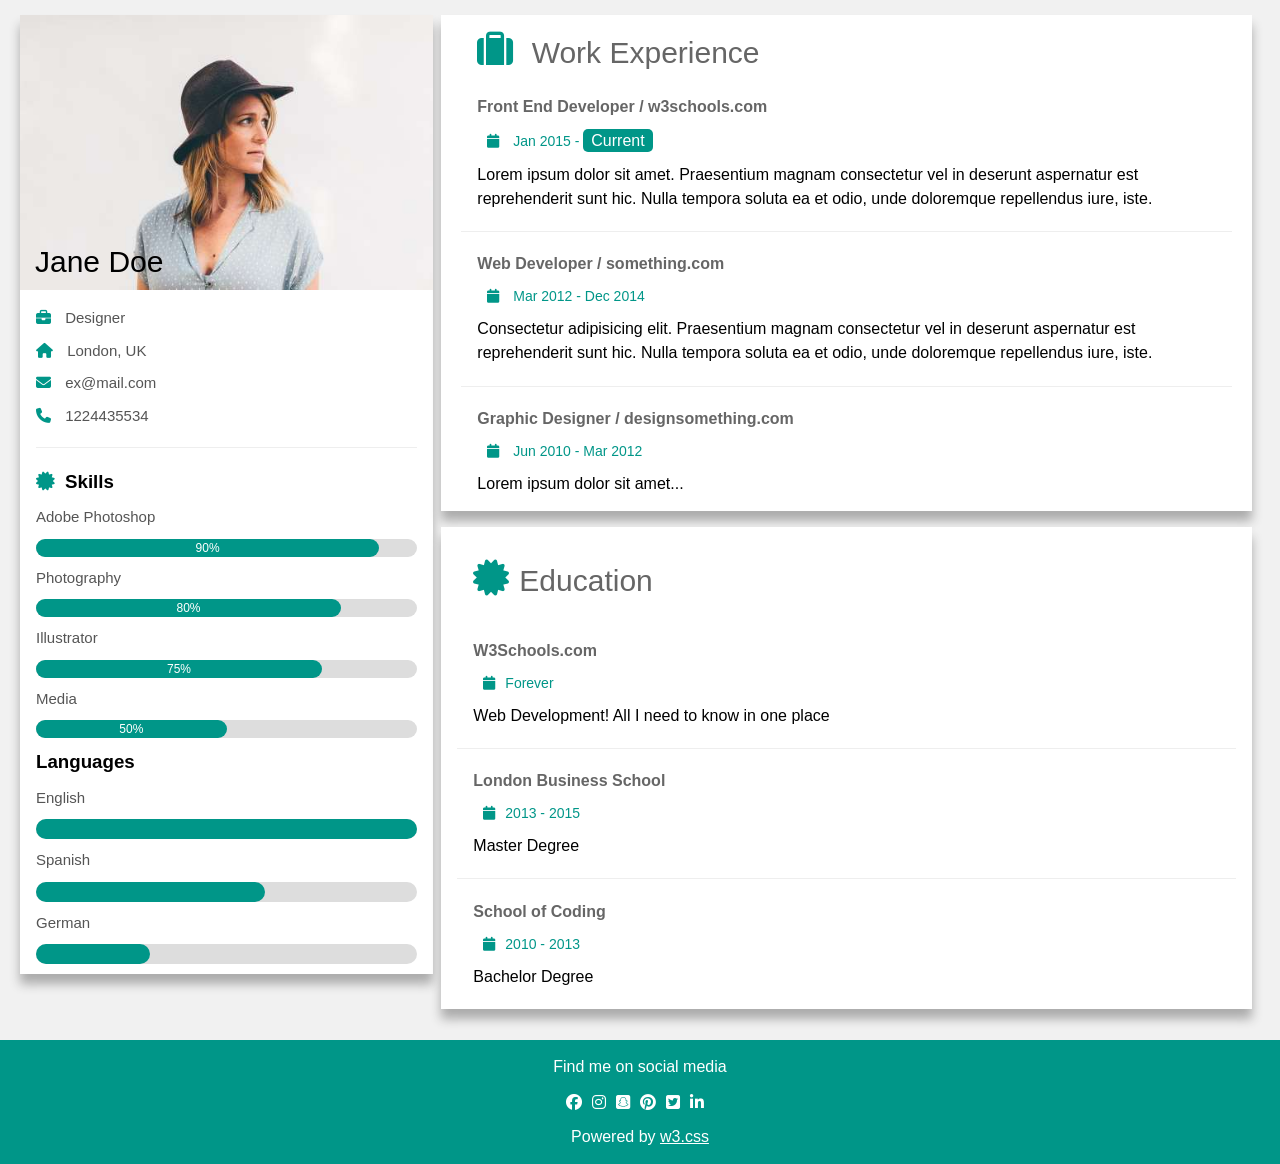
<file: index.html>
<!DOCTYPE html>
<html lang="en">

<head>
    <meta charset="UTF-8">
    <title>Resume Layout</title>
    <link rel="stylesheet" href="style.css">
    <link rel="stylesheet" href="https://cdnjs.cloudflare.com/ajax/libs/font-awesome/6.5.1/css/all.min.css">
</head>

<body>

    <div class="container">

        <div class="left">
            <div class="box-img">

                <img src="jane_doe.jpg" alt="jane">
                <h2>Jane Doe</h2>
            </div>
            <div class="section">
                <p><i class="fa-solid fa-briefcase"></i> Designer</p>
                <p><i class="fa-solid fa-house"></i> London, UK</p>
                <p><i class="fa-solid fa-envelope"></i> ex@mail.com</p>
                <p><i class="fa-solid fa-phone"></i> 1224435534</p>
                <hr>
                <h3><i class="fa-solid fa-certificate"></i>Skills</h3>

                <p>Adobe Photoshop</p>
                <div class="bar">
                    <div class="progress" style="width:90%">90%</div>
                </div>

                <p>Photography</p>
                <div class="bar">
                    <div class="progress" style="width:80%">80%</div>
                </div>

                <p>Illustrator</p>
                <div class="bar">
                    <div class="progress" style="width:75%">75%</div>
                </div>

                <p>Media</p>
                <div class="bar">
                    <div class="progress" style="width:50%">50%</div>
                </div>
                <h3>Languages</h3>

                <p>English</p>
                <div class="bar">
                    <div class="progress full" style="padding: 10px"></div>
                </div>

                <p>Spanish</p>
                <div class="bar">
                    <div class="progress" style="width:60%; padding: 10px"></div>
                </div>

                <p>German</p>
                <div class="bar">
                    <div class="progress" style="width:30%; padding:10px"></div>
                </div>
            </div>
        </div>

        <div class="right">
            <div class="card">
                <h2><i class="fa-solid fa-suitcase"></i> Work Experience</h2>
                <div class="section">
                    <h4>Front End Developer / w3schools.com</h4>
                    <p class="date"><i class="fa-solid fa-calendar"></i> Jan 2015 - <span class="badge">Current</span>
                    </p>
                    <p class="wit">Lorem ipsum dolor sit amet. Praesentium magnam consectetur vel in deserunt aspernatur est
                        reprehenderit sunt hic. Nulla tempora soluta ea et odio, unde doloremque repellendus iure, iste.
                    </p>
                </div>
                <hr>
                <div class="section">
                    <h4>Web Developer / something.com</h4>
                    <p class="date"><i class="fa-solid fa-calendar"></i> Mar 2012 - Dec 2014</p>
                    <p class="wit">Consectetur adipisicing elit. Praesentium magnam consectetur vel in deserunt aspernatur est
                        reprehenderit sunt hic. Nulla tempora soluta ea et odio, unde doloremque repellendus iure, iste.
                    </p>
                </div>
                <hr>
                <div class="section">
                    <h4>Graphic Designer / designsomething.com</h4>
                    <p class="date"><i class="fa-solid fa-calendar"></i> Jun 2010 - Mar 2012</p>
                    <p>Lorem ipsum dolor sit amet...</p>
                </div>
            </div>


            <div class="card-2">
                <div class="section">
                    <h2><i class="fa-solid fa-certificate"></i>Education</h2>
                    <h4>W3Schools.com</h4>
                    <p class="date"><i class="fa-solid fa-calendar"></i>Forever</p>
                    <p>Web Development! All I need to know in one place</p>
                </div>
                <hr>

                <div class="section">
                        <h4>London Business School</h4>
                        <p class="date"><i class="fa-solid fa-calendar"></i>2013 - 2015</p>
                        <p>Master Degree</p>
                </div>
                <hr>
                <div class="section">
                        <h4>School of Coding</h4>
                        <p class="date"><i class="fa-solid fa-calendar"></i>2010 - 2013</p>
                        <p>Bachelor Degree</p>
                </div>
            </div>
        </div>


    </div>

    <footer>
        <p>Find me on social media</p>
        <span class="media">
            <i class="fa-brands fa-facebook" style="color: #fff"></i>
            <i class="fa-brands fa-instagram" style="color: #fff"></i>
            <i class="fa-brands fa-square-snapchat" style="color: #fff"></i>
            <i class="fa-brands fa-pinterest" style="color: #fff"></i>
            <i class="fa-brands fa-square-twitter" style="color: #fff"></i>
            <i class="fa-brands fa-linkedin-in" style="color: #fff;"></i>
        </span>
        <p>Powered by <a href="https://www.w3schools.com/w3css/default.asp" target="_blank">w3.css</a></p>
    </footer>
</body>

</html>
</file>
<file: style.css>
* {
        margin: 0;
        padding: 0;
        box-sizing: border-box;
        font-family: Arial, sans-serif;
    }
    
    body {
        background: #f1f1f1;
        line-height: 1.5;
    }
    
    .container {
        display: flex;
        padding: 15px 20px;
    }
    
    .left {
        height: 100%;
        background: #fff;
        box-shadow: 0 10px 10px rgb(172, 172, 172);
        overflow: hidden;
        width: 33.33333%;
    }
    
    .box-img {
        position: relative;
    }
    
    img {
        width: 100%;
        height: auto;
        object-fit: cover;
    }
    
    .section {
        padding: 0.15px 16px;
    }
    
    i {
        color: #009688;
        /* font-size: 20px; */
        margin-right: 10px;
    }
    
    .left h2 {
        position: absolute;
        top: 14rem;
        left: 15px;
        font-size: 30PX;
        font-weight: 200;
    }
    
    .left p {
        color: #555;
        font-size: 15px;
        margin: 10px 0;
    }
    
    .bar {
        background: #ddd;
        border-radius: 20px;
        margin-bottom: 10px;
    }
    
    .progress {
        background: #009688;
        color: white;
        text-align: center;
        border-radius: 20px;
        font-size: 12px;
    }
    
    .right {
        width: 66.66666%;
        padding: 0 8px;
        height: 100%;
    }
    
    .card {
        background: #fff;
        padding: 15px 20px;
        margin: 0 0 16px;
        box-shadow: 0 10px 10px rgb(172, 172, 172);
    }
    
    .card-2{
        box-shadow: 0 10px 10px rgb(172, 172, 172);
        background: #fff;
        padding: 15px 16px 20px 16px;
    }
    
    .card h2 {
        color: #666;
        margin-bottom: 20px;
        padding: 0  16px;
        font-size: 30px;
        font-weight: 300;
    }
    
    .card-2 h2 {
        color: #666;
        font-size: 30px;
        font-weight: 300;
        margin-bottom: 20px;
        padding: 16px 0;
    }
    
    .card h2 i, .card-2 h2 i {
        color: #009688;
        margin-right: 10px;
        font-size: larger;
    }

    .card h4, .card-2 h4 {
        color: #666;
    }
    
    .wit {
        max-width: 97%;
    }
    .date {
        color: #009688;
        font-size: 14px;
        padding: 10px;
    }
    
    .badge {
        background: #009688;
        color: white;
        padding: 3px 8px;
        border-radius: 5px;
        font-size: 16px;
    }
    
    hr {
        border: 0;
        border-top: 1px solid #eee;
        margin: 20px 0;
    }
    
    footer {
        background: #009688;
        color: white;
        text-align: center;
        padding: 0.15px 16px;
        margin: 16px 0 0;
    }
    footer p {
        margin: 15px 0;
     }

    .media {
    display: flex;
    flex-direction: row;
    /* gap: -15px; */
    align-items: center;
    justify-content: center;
    margin: 0px;
    }
    footer a {
        color: #fff;
    }
    /* @media (max-width:1440px) {
.box-img{
  position: absolute;
}
} */
</file>
